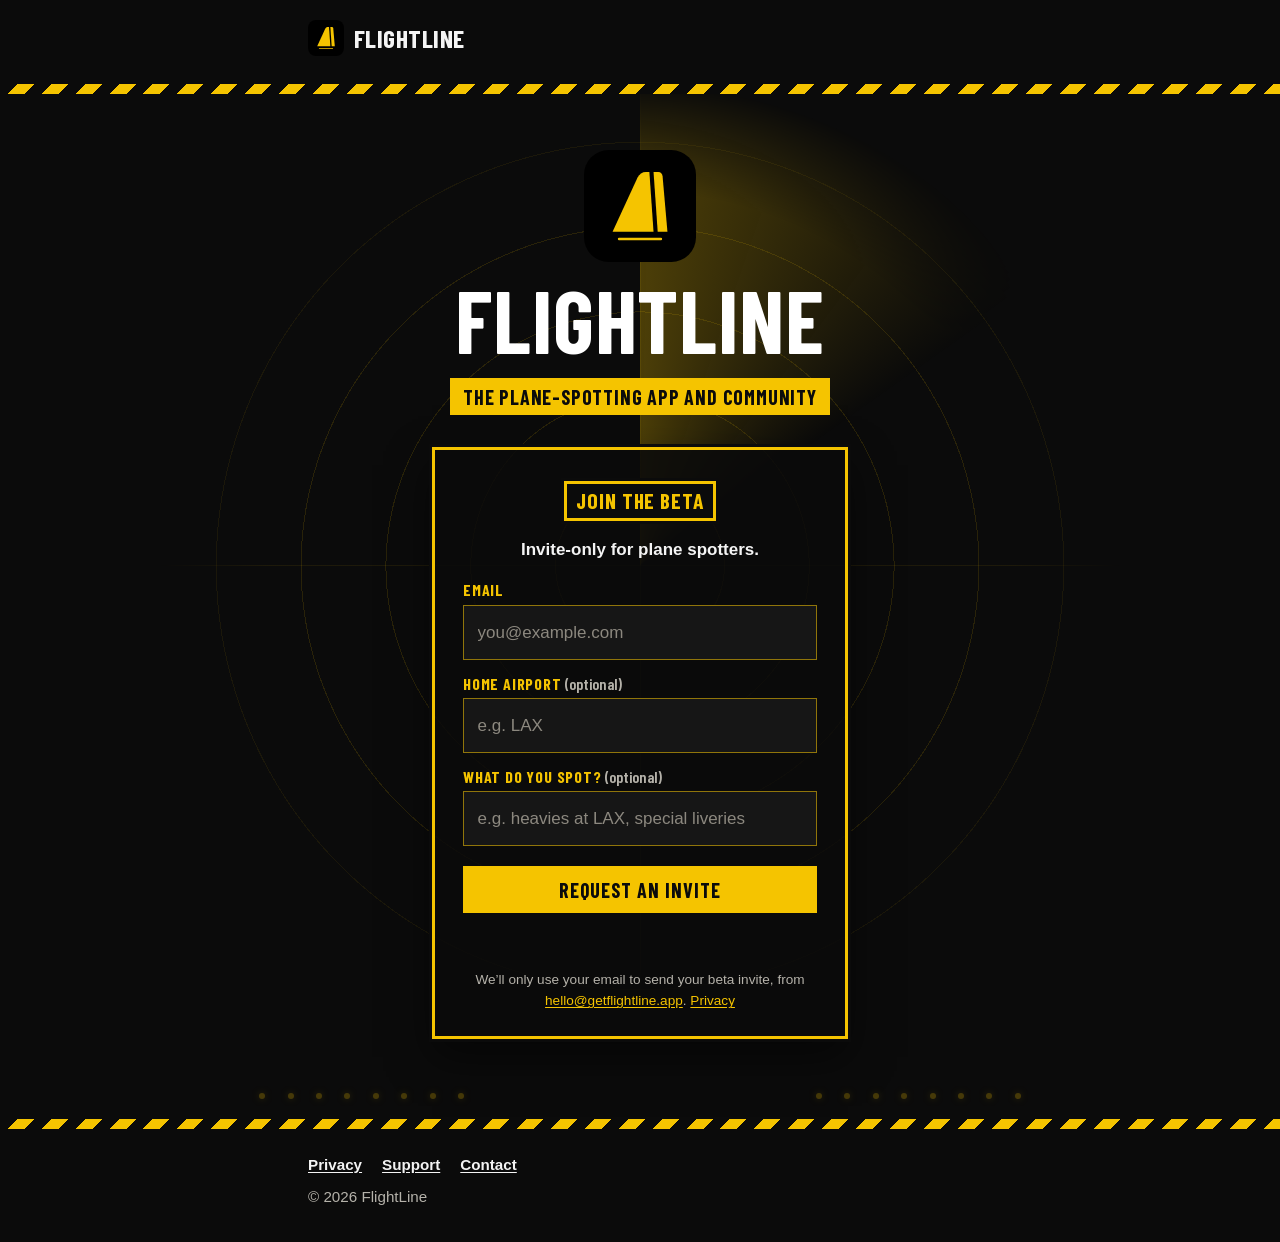
<file: index.html>
<!doctype html>
<html lang="en">
<head>
<meta charset="utf-8">
<meta name="viewport" content="width=device-width, initial-scale=1, viewport-fit=cover">
<title>FlightLine — The plane-spotting app and community</title>
<meta name="description" content="FlightLine: the plane-spotting app and community. Join the invite-only beta for plane spotters.">
<meta name="theme-color" content="#0B0B0B">
<link rel="icon" href="/icon.svg" type="image/svg+xml">
<link rel="apple-touch-icon" href="/apple-touch-icon.png">
<link rel="preload" href="/fonts/barlow-condensed-700.woff2" as="font" type="font/woff2" crossorigin>
<link rel="stylesheet" href="/styles.css">
<meta property="og:title" content="FlightLine">
<meta property="og:description" content="The plane-spotting app and community. Join the invite-only beta.">
<meta property="og:url" content="https://getflightline.app/">
<script src="/join.js" defer></script>
</head>
<body class="home">
<header class="site-header">
  <div class="wrap">
    <a class="wordmark" href="/" aria-label="FlightLine home"><img src="/icon.svg" alt="" width="36" height="36"><span>FlightLine</span></a>
  </div>
</header>
<hr class="hazard">
<main>
  <section class="hero" aria-labelledby="hero-title">
    <!-- Decoration only: a radar sweep and approach lights, drawn in CSS. -->
    <div class="hero-scene" aria-hidden="true">
      <div class="radar"><div class="radar-sweep"></div></div>
      <div class="runway-lights runway-lights-left"><i></i><i></i><i></i><i></i><i></i><i></i><i></i><i></i></div>
      <div class="runway-lights runway-lights-right"><i></i><i></i><i></i><i></i><i></i><i></i><i></i><i></i></div>
    </div>

    <div class="wrap hero-content">
      <img class="hero-icon" src="/icon.svg" alt="" width="112" height="112">
      <h1 id="hero-title">FlightLine</h1>
      <p class="tagline"><span class="sign sign-direction">The plane-spotting app and community</span></p>

      <div class="join-box" id="join">
        <h2><span class="sign sign-location">Join the beta</span></h2>
        <p class="join-lede">Invite-only for plane spotters.</p>

        <form class="join-form" action="https://srpjvponziksyfwjsfgt.supabase.co/functions/v1/join-waitlist" method="post" novalidate>
          <label for="join-email">Email</label>
          <input id="join-email" name="email" type="email" inputmode="email" autocomplete="email" required maxlength="254" placeholder="you@example.com">

          <label for="join-airport">Home airport <span class="optional">(optional)</span></label>
          <input id="join-airport" name="home_airport" type="text" autocomplete="off" autocapitalize="characters" maxlength="60" placeholder="e.g. LAX">

          <label for="join-spots">What do you spot? <span class="optional">(optional)</span></label>
          <input id="join-spots" name="spots" type="text" autocomplete="off" maxlength="120" placeholder="e.g. heavies at LAX, special liveries">

          <!-- Leave empty: a trap for bots. Hidden from people and screen readers. -->
          <div class="trap" aria-hidden="true">
            <label for="join-website">Website</label>
            <input id="join-website" name="website" type="text" tabindex="-1" autocomplete="off">
          </div>
          <input type="hidden" name="started_at" value="">

          <button type="submit">Request an invite</button>
          <p class="join-status" role="status" aria-live="polite"></p>
        </form>
        <p class="join-fine">We&rsquo;ll only use your email to send your beta invite, from <a href="mailto:hello@getflightline.app">hello@getflightline.app</a>. <a href="/privacy/#waitlist">Privacy</a></p>
      </div>
    </div>
  </section>
</main>
<hr class="hazard">
<footer class="site-footer">
  <div class="wrap">
    <nav aria-label="Footer"><a href="/privacy/">Privacy</a><a href="/support/">Support</a><a href="mailto:hello@getflightline.app">Contact</a></nav>
    <div>&copy; 2026 FlightLine</div>
  </div>
</footer>
</body>
</html>
</file>
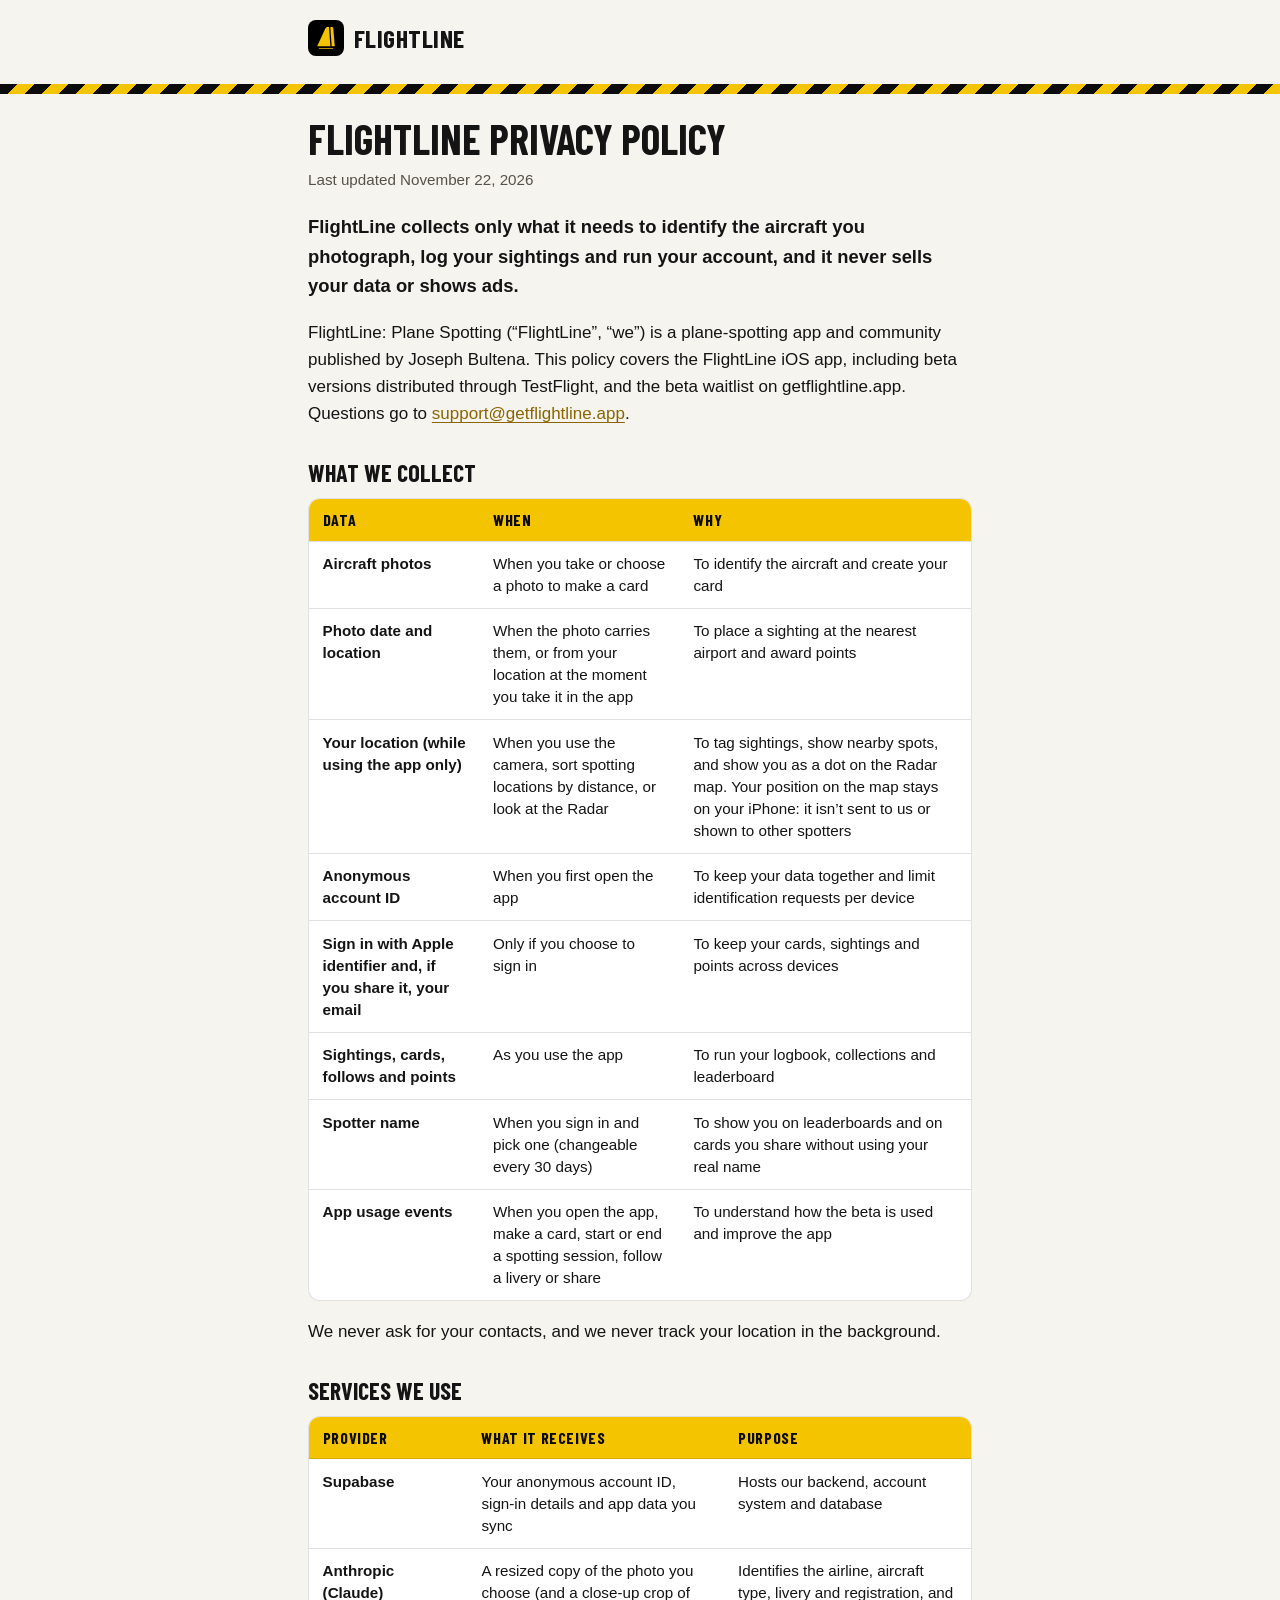
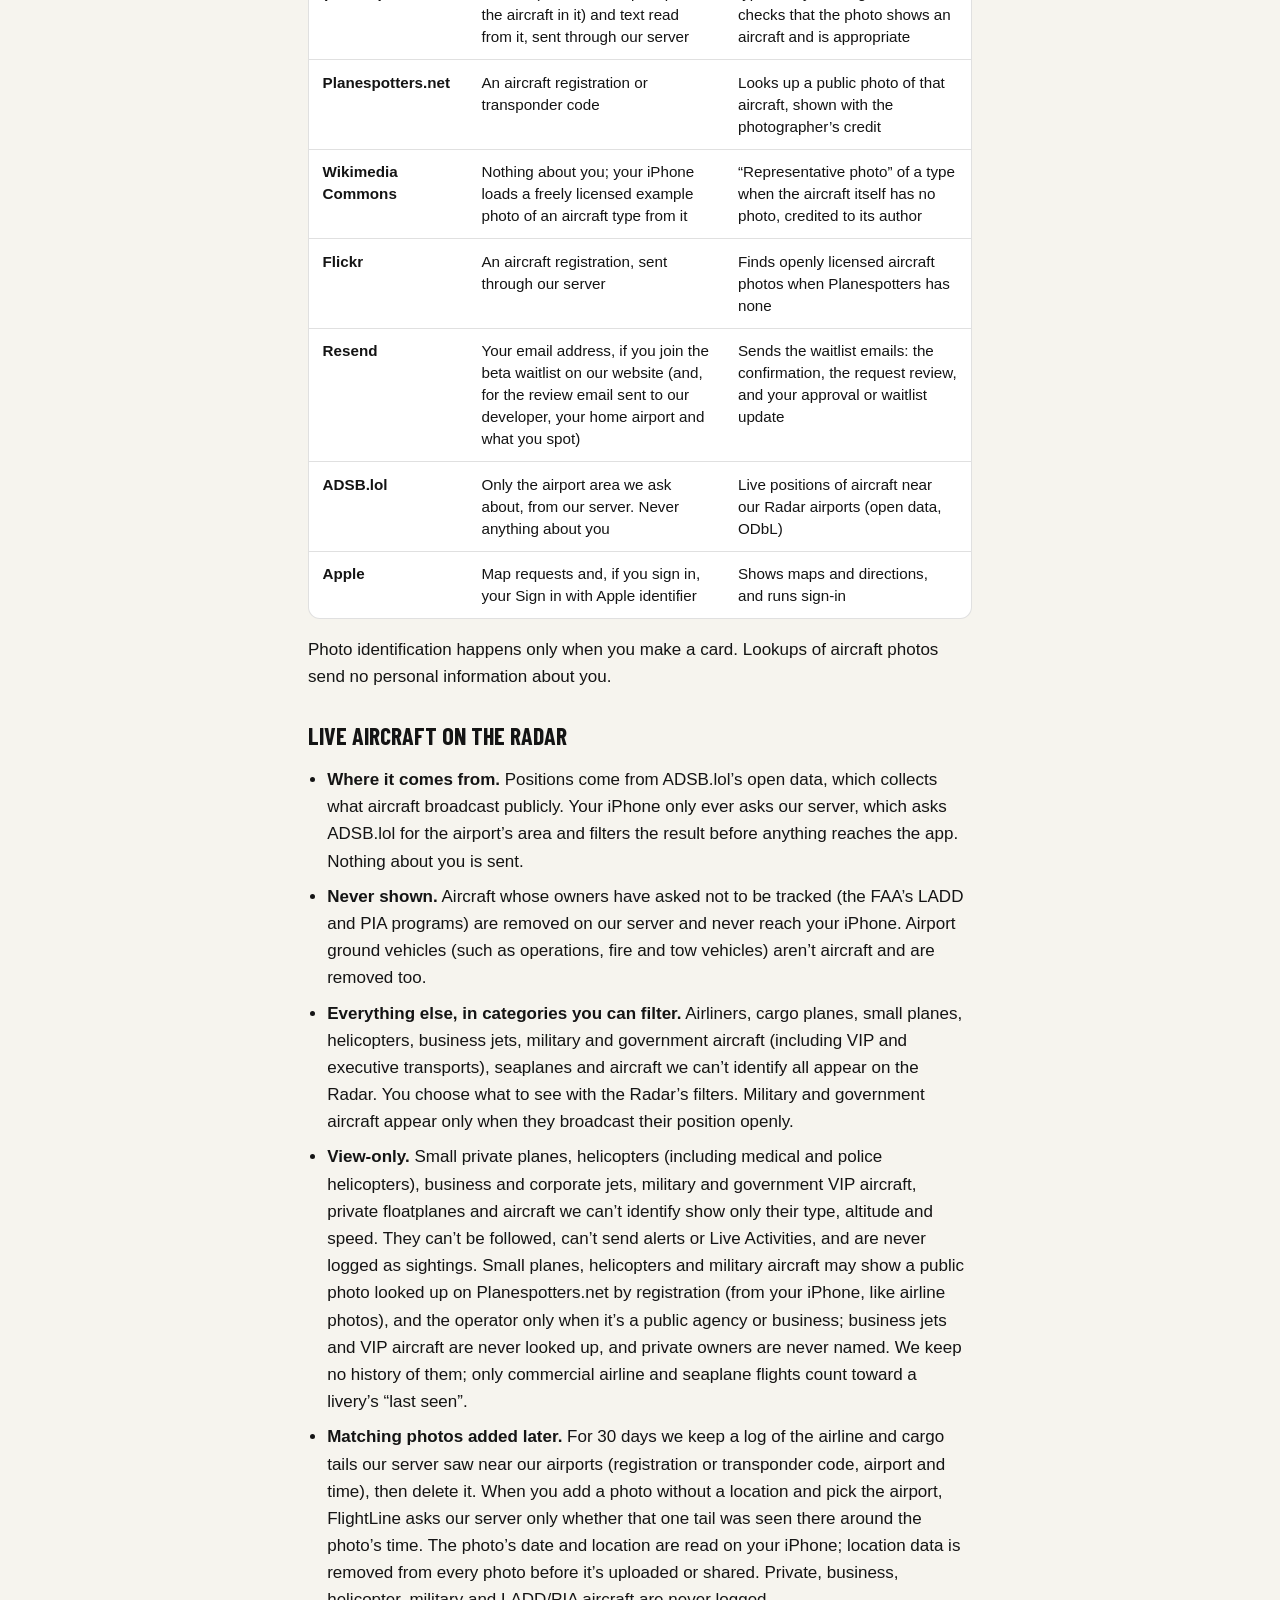
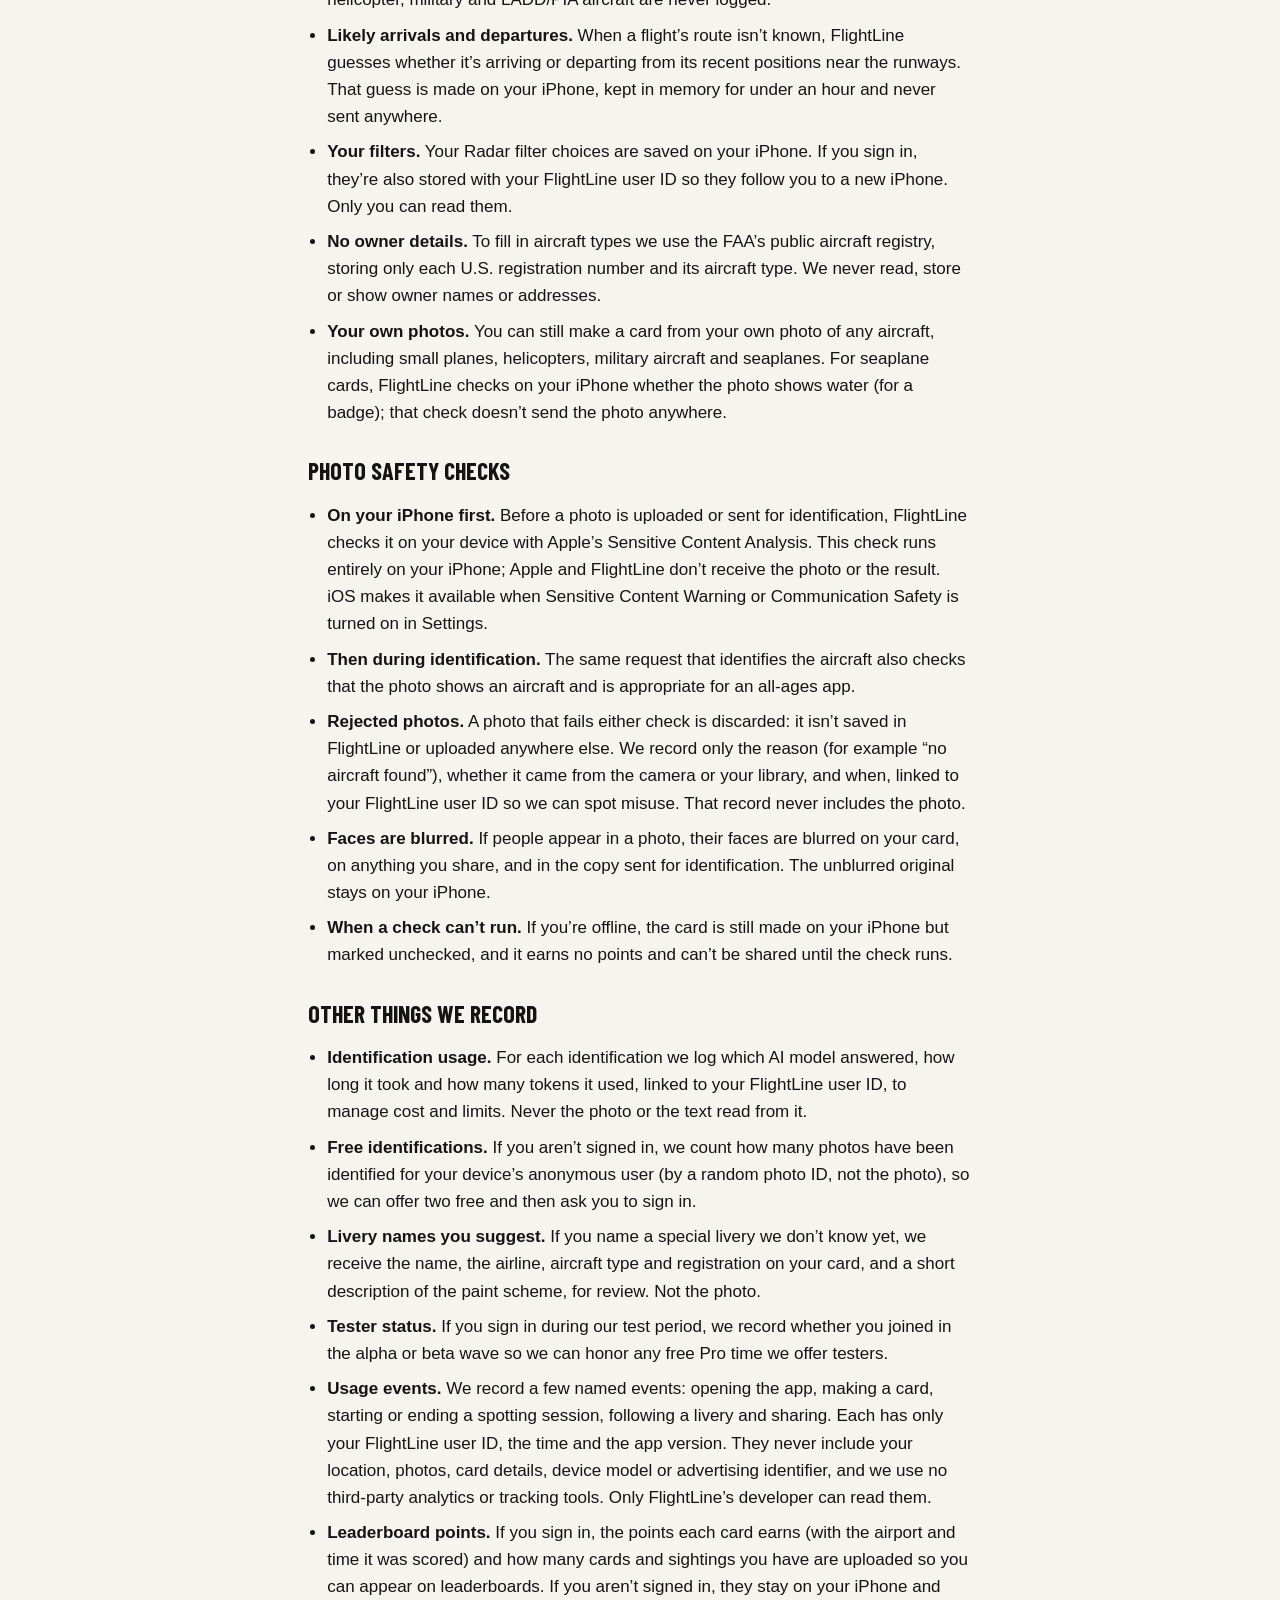
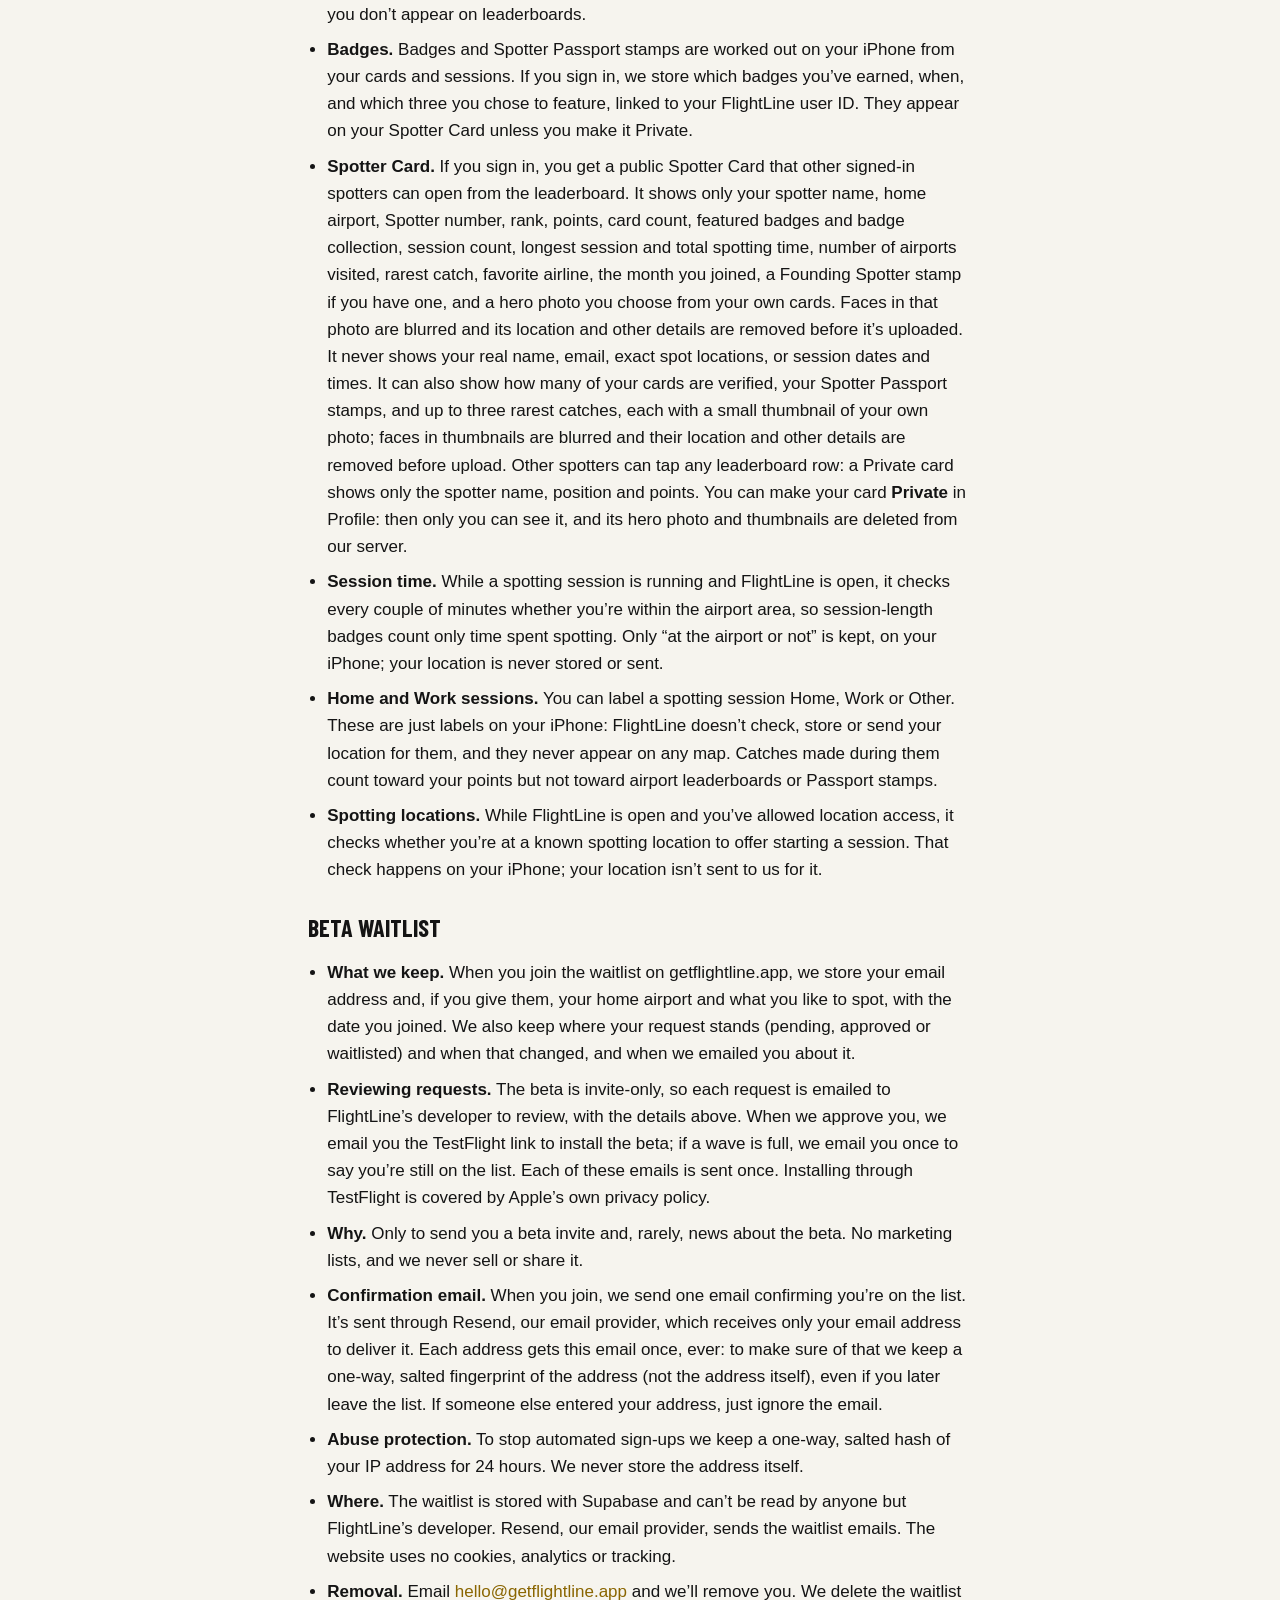
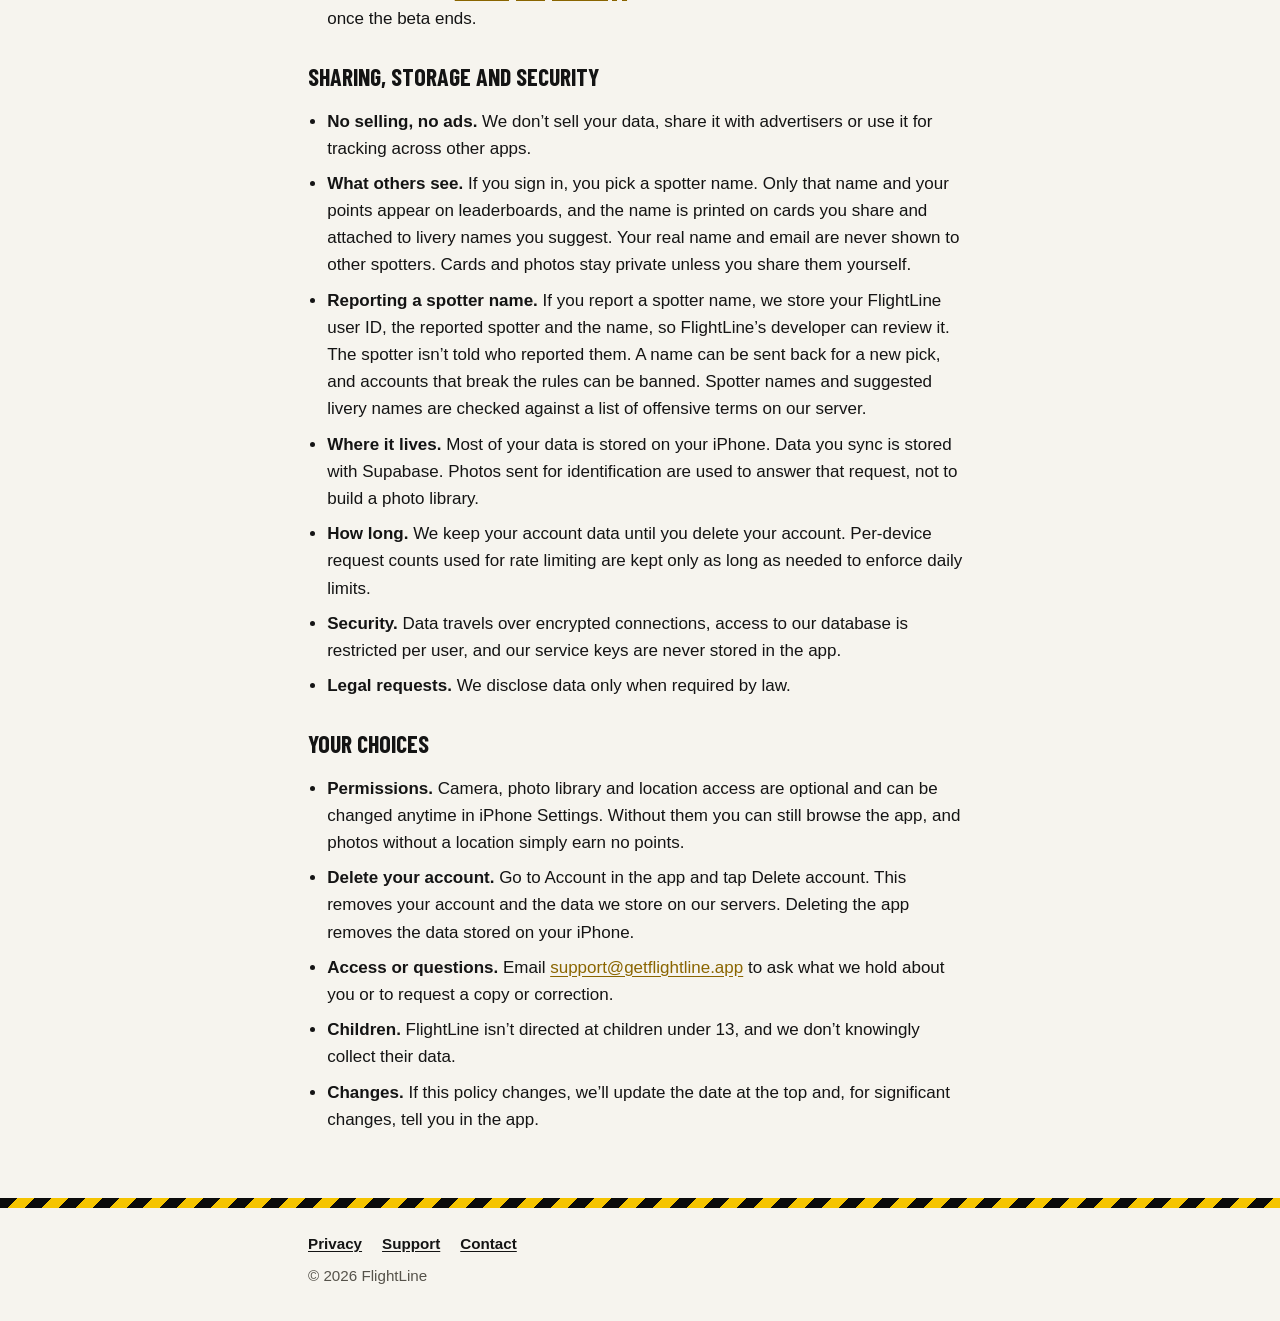
<file: privacy/index.html>
<!doctype html>
<html lang="en">
<head>
<meta charset="utf-8">
<meta name="viewport" content="width=device-width, initial-scale=1">
<title>Privacy Policy — FlightLine</title>
<meta name="description" content="How FlightLine collects, uses and protects your data. No selling, no ads.">
<meta name="theme-color" content="#F6F4EE" media="(prefers-color-scheme: light)">
<meta name="theme-color" content="#0F0F0F" media="(prefers-color-scheme: dark)">
<link rel="icon" href="/icon.svg" type="image/svg+xml">
<link rel="apple-touch-icon" href="/apple-touch-icon.png">
<link rel="preload" href="/fonts/barlow-condensed-700.woff2" as="font" type="font/woff2" crossorigin>
<link rel="stylesheet" href="/styles.css">
</head>
<body>
<header class="site-header">
  <div class="wrap">
    <a class="wordmark" href="/" aria-label="FlightLine home"><img src="/icon.svg" alt="" width="36" height="36"><span>FlightLine</span></a>
  </div>
</header>
<hr class="hazard">
<main class="page policy">
  <div class="wrap">
    <h1>FlightLine Privacy Policy</h1>
    <p class="updated">Last updated November 22, 2026</p>

    <p class="summary">FlightLine collects only what it needs to identify the aircraft you photograph, log your sightings and run your account, and it never sells your data or shows ads.</p>

    <p>FlightLine: Plane Spotting (&ldquo;FlightLine&rdquo;, &ldquo;we&rdquo;) is a plane-spotting app and community published by Joseph Bultena. This policy covers the FlightLine iOS app, including beta versions distributed through TestFlight, and the beta waitlist on getflightline.app. Questions go to <a href="mailto:support@getflightline.app">support@getflightline.app</a>.</p>

    <h2>What we collect</h2>
    <div class="table-scroll">
      <table>
        <thead><tr><th scope="col">Data</th><th scope="col">When</th><th scope="col">Why</th></tr></thead>
        <tbody>
          <tr><td data-label="Data">Aircraft photos</td><td data-label="When">When you take or choose a photo to make a card</td><td data-label="Why">To identify the aircraft and create your card</td></tr>
          <tr><td data-label="Data">Photo date and location</td><td data-label="When">When the photo carries them, or from your location at the moment you take it in the app</td><td data-label="Why">To place a sighting at the nearest airport and award points</td></tr>
          <tr><td data-label="Data">Your location (while using the app only)</td><td data-label="When">When you use the camera, sort spotting locations by distance, or look at the Radar</td><td data-label="Why">To tag sightings, show nearby spots, and show you as a dot on the Radar map. Your position on the map stays on your iPhone: it isn&rsquo;t sent to us or shown to other spotters</td></tr>
          <tr><td data-label="Data">Anonymous account ID</td><td data-label="When">When you first open the app</td><td data-label="Why">To keep your data together and limit identification requests per device</td></tr>
          <tr><td data-label="Data">Sign in with Apple identifier and, if you share it, your email</td><td data-label="When">Only if you choose to sign in</td><td data-label="Why">To keep your cards, sightings and points across devices</td></tr>
          <tr><td data-label="Data">Sightings, cards, follows and points</td><td data-label="When">As you use the app</td><td data-label="Why">To run your logbook, collections and leaderboard</td></tr>
          <tr><td data-label="Data">Spotter name</td><td data-label="When">When you sign in and pick one (changeable every 30 days)</td><td data-label="Why">To show you on leaderboards and on cards you share without using your real name</td></tr>
          <tr><td data-label="Data">App usage events</td><td data-label="When">When you open the app, make a card, start or end a spotting session, follow a livery or share</td><td data-label="Why">To understand how the beta is used and improve the app</td></tr>
        </tbody>
      </table>
    </div>
    <p>We never ask for your contacts, and we never track your location in the background.</p>

    <h2>Services we use</h2>
    <div class="table-scroll">
      <table>
        <thead><tr><th scope="col">Provider</th><th scope="col">What it receives</th><th scope="col">Purpose</th></tr></thead>
        <tbody>
          <tr><td data-label="Provider">Supabase</td><td data-label="What it receives">Your anonymous account ID, sign-in details and app data you sync</td><td data-label="Purpose">Hosts our backend, account system and database</td></tr>
          <tr><td data-label="Provider">Anthropic (Claude)</td><td data-label="What it receives">A resized copy of the photo you choose (and a close-up crop of the aircraft in it) and text read from it, sent through our server</td><td data-label="Purpose">Identifies the airline, aircraft type, livery and registration, and checks that the photo shows an aircraft and is appropriate</td></tr>
          <tr><td data-label="Provider">Planespotters.net</td><td data-label="What it receives">An aircraft registration or transponder code</td><td data-label="Purpose">Looks up a public photo of that aircraft, shown with the photographer&rsquo;s credit</td></tr>
          <tr><td data-label="Provider">Wikimedia Commons</td><td data-label="What it receives">Nothing about you; your iPhone loads a freely licensed example photo of an aircraft type from it</td><td data-label="Purpose">&ldquo;Representative photo&rdquo; of a type when the aircraft itself has no photo, credited to its author</td></tr>
          <tr><td data-label="Provider">Flickr</td><td data-label="What it receives">An aircraft registration, sent through our server</td><td data-label="Purpose">Finds openly licensed aircraft photos when Planespotters has none</td></tr>
          <tr><td data-label="Provider">Resend</td><td data-label="What it receives">Your email address, if you join the beta waitlist on our website (and, for the review email sent to our developer, your home airport and what you spot)</td><td data-label="Purpose">Sends the waitlist emails: the confirmation, the request review, and your approval or waitlist update</td></tr>
          <tr><td data-label="Provider">ADSB.lol</td><td data-label="What it receives">Only the airport area we ask about, from our server. Never anything about you</td><td data-label="Purpose">Live positions of aircraft near our Radar airports (open data, ODbL)</td></tr>
          <tr><td data-label="Provider">Apple</td><td data-label="What it receives">Map requests and, if you sign in, your Sign in with Apple identifier</td><td data-label="Purpose">Shows maps and directions, and runs sign-in</td></tr>
        </tbody>
      </table>
    </div>
    <p>Photo identification happens only when you make a card. Lookups of aircraft photos send no personal information about you.</p>

    <h2 id="live-aircraft">Live aircraft on the Radar</h2>
    <ul>
      <li><strong>Where it comes from.</strong> Positions come from ADSB.lol&rsquo;s open data, which collects what aircraft broadcast publicly. Your iPhone only ever asks our server, which asks ADSB.lol for the airport&rsquo;s area and filters the result before anything reaches the app. Nothing about you is sent.</li>
      <li><strong>Never shown.</strong> Aircraft whose owners have asked not to be tracked (the FAA&rsquo;s LADD and PIA programs) are removed on our server and never reach your iPhone. Airport ground vehicles (such as operations, fire and tow vehicles) aren&rsquo;t aircraft and are removed too.</li>
      <li><strong>Everything else, in categories you can filter.</strong> Airliners, cargo planes, small planes, helicopters, business jets, military and government aircraft (including VIP and executive transports), seaplanes and aircraft we can&rsquo;t identify all appear on the Radar. You choose what to see with the Radar&rsquo;s filters. Military and government aircraft appear only when they broadcast their position openly.</li>
      <li><strong>View-only.</strong> Small private planes, helicopters (including medical and police helicopters), business and corporate jets, military and government VIP aircraft, private floatplanes and aircraft we can&rsquo;t identify show only their type, altitude and speed. They can&rsquo;t be followed, can&rsquo;t send alerts or Live Activities, and are never logged as sightings. Small planes, helicopters and military aircraft may show a public photo looked up on Planespotters.net by registration (from your iPhone, like airline photos), and the operator only when it&rsquo;s a public agency or business; business jets and VIP aircraft are never looked up, and private owners are never named. We keep no history of them; only commercial airline and seaplane flights count toward a livery&rsquo;s &ldquo;last seen&rdquo;.</li>
      <li><strong>Matching photos added later.</strong> For 30 days we keep a log of the airline and cargo tails our server saw near our airports (registration or transponder code, airport and time), then delete it. When you add a photo without a location and pick the airport, FlightLine asks our server only whether that one tail was seen there around the photo&rsquo;s time. The photo&rsquo;s date and location are read on your iPhone; location data is removed from every photo before it&rsquo;s uploaded or shared. Private, business, helicopter, military and LADD/PIA aircraft are never logged.</li>
      <li><strong>Likely arrivals and departures.</strong> When a flight&rsquo;s route isn&rsquo;t known, FlightLine guesses whether it&rsquo;s arriving or departing from its recent positions near the runways. That guess is made on your iPhone, kept in memory for under an hour and never sent anywhere.</li>
      <li><strong>Your filters.</strong> Your Radar filter choices are saved on your iPhone. If you sign in, they&rsquo;re also stored with your FlightLine user ID so they follow you to a new iPhone. Only you can read them.</li>
      <li><strong>No owner details.</strong> To fill in aircraft types we use the FAA&rsquo;s public aircraft registry, storing only each U.S. registration number and its aircraft type. We never read, store or show owner names or addresses.</li>
      <li><strong>Your own photos.</strong> You can still make a card from your own photo of any aircraft, including small planes, helicopters, military aircraft and seaplanes. For seaplane cards, FlightLine checks on your iPhone whether the photo shows water (for a badge); that check doesn&rsquo;t send the photo anywhere.</li>
    </ul>

    <h2>Photo safety checks</h2>
    <ul>
      <li><strong>On your iPhone first.</strong> Before a photo is uploaded or sent for identification, FlightLine checks it on your device with Apple&rsquo;s Sensitive Content Analysis. This check runs entirely on your iPhone; Apple and FlightLine don&rsquo;t receive the photo or the result. iOS makes it available when Sensitive Content Warning or Communication Safety is turned on in Settings.</li>
      <li><strong>Then during identification.</strong> The same request that identifies the aircraft also checks that the photo shows an aircraft and is appropriate for an all-ages app.</li>
      <li><strong>Rejected photos.</strong> A photo that fails either check is discarded: it isn&rsquo;t saved in FlightLine or uploaded anywhere else. We record only the reason (for example &ldquo;no aircraft found&rdquo;), whether it came from the camera or your library, and when, linked to your FlightLine user ID so we can spot misuse. That record never includes the photo.</li>
      <li><strong>Faces are blurred.</strong> If people appear in a photo, their faces are blurred on your card, on anything you share, and in the copy sent for identification. The unblurred original stays on your iPhone.</li>
      <li><strong>When a check can&rsquo;t run.</strong> If you&rsquo;re offline, the card is still made on your iPhone but marked unchecked, and it earns no points and can&rsquo;t be shared until the check runs.</li>
    </ul>

    <h2>Other things we record</h2>
    <ul>
      <li><strong>Identification usage.</strong> For each identification we log which AI model answered, how long it took and how many tokens it used, linked to your FlightLine user ID, to manage cost and limits. Never the photo or the text read from it.</li>
      <li><strong>Free identifications.</strong> If you aren&rsquo;t signed in, we count how many photos have been identified for your device&rsquo;s anonymous user (by a random photo ID, not the photo), so we can offer two free and then ask you to sign in.</li>
      <li><strong>Livery names you suggest.</strong> If you name a special livery we don&rsquo;t know yet, we receive the name, the airline, aircraft type and registration on your card, and a short description of the paint scheme, for review. Not the photo.</li>
      <li><strong>Tester status.</strong> If you sign in during our test period, we record whether you joined in the alpha or beta wave so we can honor any free Pro time we offer testers.</li>
      <li><strong>Usage events.</strong> We record a few named events: opening the app, making a card, starting or ending a spotting session, following a livery and sharing. Each has only your FlightLine user ID, the time and the app version. They never include your location, photos, card details, device model or advertising identifier, and we use no third-party analytics or tracking tools. Only FlightLine&rsquo;s developer can read them.</li>
      <li><strong>Leaderboard points.</strong> If you sign in, the points each card earns (with the airport and time it was scored) and how many cards and sightings you have are uploaded so you can appear on leaderboards. If you aren&rsquo;t signed in, they stay on your iPhone and you don&rsquo;t appear on leaderboards.</li>
      <li><strong>Badges.</strong> Badges and Spotter Passport stamps are worked out on your iPhone from your cards and sessions. If you sign in, we store which badges you&rsquo;ve earned, when, and which three you chose to feature, linked to your FlightLine user ID. They appear on your Spotter Card unless you make it Private.</li>
      <li><strong>Spotter Card.</strong> If you sign in, you get a public Spotter Card that other signed-in spotters can open from the leaderboard. It shows only your spotter name, home airport, Spotter number, rank, points, card count, featured badges and badge collection, session count, longest session and total spotting time, number of airports visited, rarest catch, favorite airline, the month you joined, a Founding Spotter stamp if you have one, and a hero photo you choose from your own cards. Faces in that photo are blurred and its location and other details are removed before it&rsquo;s uploaded. It never shows your real name, email, exact spot locations, or session dates and times. It can also show how many of your cards are verified, your Spotter Passport stamps, and up to three rarest catches, each with a small thumbnail of your own photo; faces in thumbnails are blurred and their location and other details are removed before upload. Other spotters can tap any leaderboard row: a Private card shows only the spotter name, position and points. You can make your card <strong>Private</strong> in Profile: then only you can see it, and its hero photo and thumbnails are deleted from our server.</li>
      <li><strong>Session time.</strong> While a spotting session is running and FlightLine is open, it checks every couple of minutes whether you&rsquo;re within the airport area, so session-length badges count only time spent spotting. Only &ldquo;at the airport or not&rdquo; is kept, on your iPhone; your location is never stored or sent.</li>
      <li><strong>Home and Work sessions.</strong> You can label a spotting session Home, Work or Other. These are just labels on your iPhone: FlightLine doesn&rsquo;t check, store or send your location for them, and they never appear on any map. Catches made during them count toward your points but not toward airport leaderboards or Passport stamps.</li>
      <li><strong>Spotting locations.</strong> While FlightLine is open and you&rsquo;ve allowed location access, it checks whether you&rsquo;re at a known spotting location to offer starting a session. That check happens on your iPhone; your location isn&rsquo;t sent to us for it.</li>
    </ul>

    <h2 id="waitlist">Beta waitlist</h2>
    <ul>
      <li><strong>What we keep.</strong> When you join the waitlist on getflightline.app, we store your email address and, if you give them, your home airport and what you like to spot, with the date you joined. We also keep where your request stands (pending, approved or waitlisted) and when that changed, and when we emailed you about it.</li>
      <li><strong>Reviewing requests.</strong> The beta is invite-only, so each request is emailed to FlightLine&rsquo;s developer to review, with the details above. When we approve you, we email you the TestFlight link to install the beta; if a wave is full, we email you once to say you&rsquo;re still on the list. Each of these emails is sent once. Installing through TestFlight is covered by Apple&rsquo;s own privacy policy.</li>
      <li><strong>Why.</strong> Only to send you a beta invite and, rarely, news about the beta. No marketing lists, and we never sell or share it.</li>
      <li><strong>Confirmation email.</strong> When you join, we send one email confirming you&rsquo;re on the list. It&rsquo;s sent through Resend, our email provider, which receives only your email address to deliver it. Each address gets this email once, ever: to make sure of that we keep a one-way, salted fingerprint of the address (not the address itself), even if you later leave the list. If someone else entered your address, just ignore the email.</li>
      <li><strong>Abuse protection.</strong> To stop automated sign-ups we keep a one-way, salted hash of your IP address for 24 hours. We never store the address itself.</li>
      <li><strong>Where.</strong> The waitlist is stored with Supabase and can&rsquo;t be read by anyone but FlightLine&rsquo;s developer. Resend, our email provider, sends the waitlist emails. The website uses no cookies, analytics or tracking.</li>
      <li><strong>Removal.</strong> Email <a href="mailto:hello@getflightline.app">hello@getflightline.app</a> and we&rsquo;ll remove you. We delete the waitlist once the beta ends.</li>
    </ul>

    <h2>Sharing, storage and security</h2>
    <ul>
      <li><strong>No selling, no ads.</strong> We don&rsquo;t sell your data, share it with advertisers or use it for tracking across other apps.</li>
      <li><strong>What others see.</strong> If you sign in, you pick a spotter name. Only that name and your points appear on leaderboards, and the name is printed on cards you share and attached to livery names you suggest. Your real name and email are never shown to other spotters. Cards and photos stay private unless you share them yourself.</li>
      <li><strong>Reporting a spotter name.</strong> If you report a spotter name, we store your FlightLine user ID, the reported spotter and the name, so FlightLine&rsquo;s developer can review it. The spotter isn&rsquo;t told who reported them. A name can be sent back for a new pick, and accounts that break the rules can be banned. Spotter names and suggested livery names are checked against a list of offensive terms on our server.</li>
      <li><strong>Where it lives.</strong> Most of your data is stored on your iPhone. Data you sync is stored with Supabase. Photos sent for identification are used to answer that request, not to build a photo library.</li>
      <li><strong>How long.</strong> We keep your account data until you delete your account. Per-device request counts used for rate limiting are kept only as long as needed to enforce daily limits.</li>
      <li><strong>Security.</strong> Data travels over encrypted connections, access to our database is restricted per user, and our service keys are never stored in the app.</li>
      <li><strong>Legal requests.</strong> We disclose data only when required by law.</li>
    </ul>

    <h2>Your choices</h2>
    <ul>
      <li><strong>Permissions.</strong> Camera, photo library and location access are optional and can be changed anytime in iPhone Settings. Without them you can still browse the app, and photos without a location simply earn no points.</li>
      <li><strong>Delete your account.</strong> Go to Account in the app and tap Delete account. This removes your account and the data we store on our servers. Deleting the app removes the data stored on your iPhone.</li>
      <li><strong>Access or questions.</strong> Email <a href="mailto:support@getflightline.app">support@getflightline.app</a> to ask what we hold about you or to request a copy or correction.</li>
      <li><strong>Children.</strong> FlightLine isn&rsquo;t directed at children under 13, and we don&rsquo;t knowingly collect their data.</li>
      <li><strong>Changes.</strong> If this policy changes, we&rsquo;ll update the date at the top and, for significant changes, tell you in the app.</li>
    </ul>
  </div>
</main>
<hr class="hazard">
<footer class="site-footer">
  <div class="wrap">
    <nav aria-label="Footer"><a href="/privacy/">Privacy</a><a href="/support/">Support</a><a href="mailto:hello@getflightline.app">Contact</a></nav>
    <div>&copy; 2026 FlightLine</div>
  </div>
</footer>
</body>
</html>
</file>
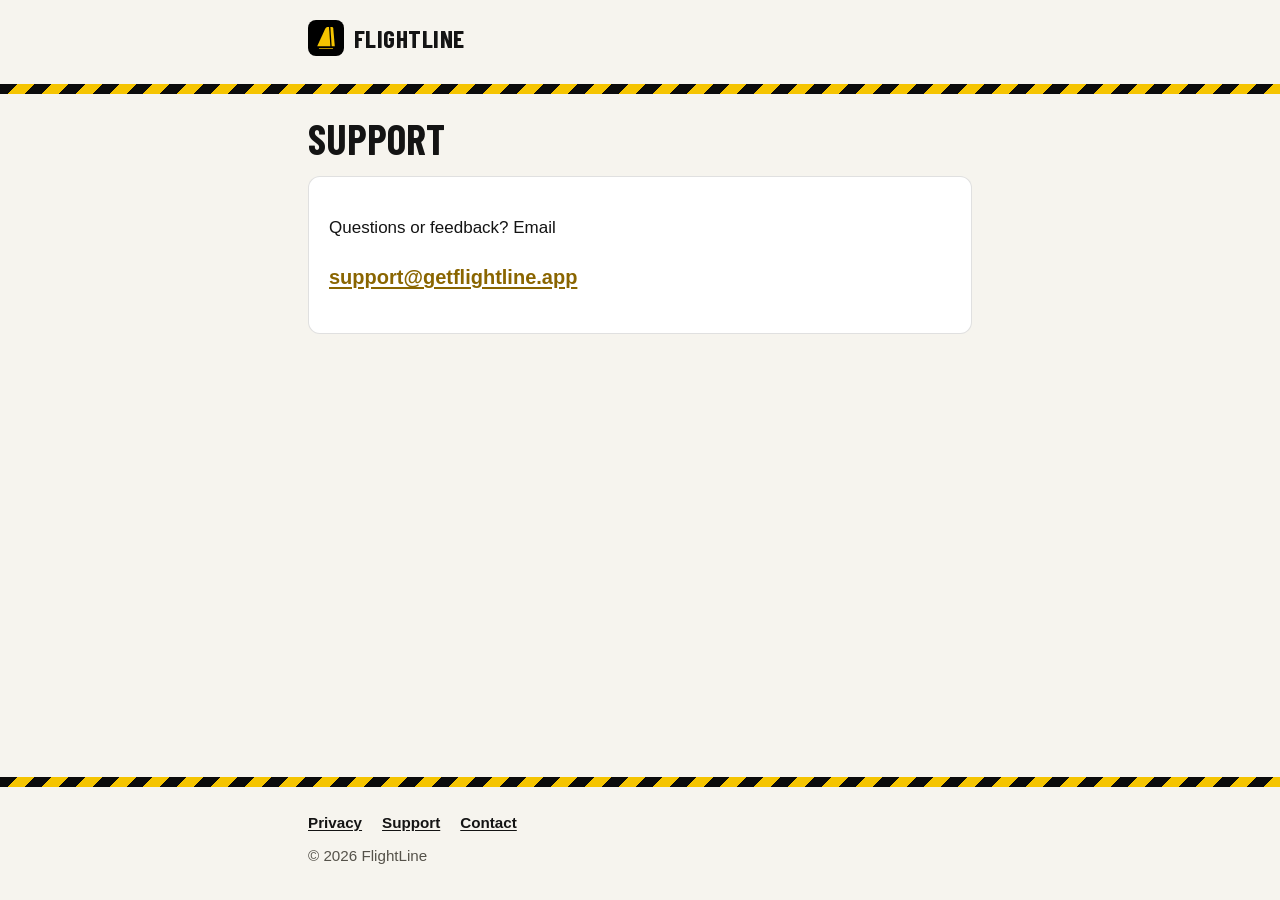
<file: support/index.html>
<!doctype html>
<html lang="en">
<head>
<meta charset="utf-8">
<meta name="viewport" content="width=device-width, initial-scale=1">
<title>Support — FlightLine</title>
<meta name="description" content="Get help with FlightLine or send feedback.">
<meta name="theme-color" content="#F6F4EE" media="(prefers-color-scheme: light)">
<meta name="theme-color" content="#0F0F0F" media="(prefers-color-scheme: dark)">
<link rel="icon" href="/icon.svg" type="image/svg+xml">
<link rel="apple-touch-icon" href="/apple-touch-icon.png">
<link rel="preload" href="/fonts/barlow-condensed-700.woff2" as="font" type="font/woff2" crossorigin>
<link rel="stylesheet" href="/styles.css">

</head>
<body>
<header class="site-header">
  <div class="wrap">
    <a class="wordmark" href="/" aria-label="FlightLine home"><img src="/icon.svg" alt="" width="36" height="36"><span>FlightLine</span></a>
  </div>
</header>
<hr class="hazard">
<main class="page">
  <div class="wrap">
    <h1>Support</h1>
    <div class="card">
      <p>Questions or feedback? Email</p>
      <p class="email"><a href="mailto:support@getflightline.app">support@getflightline.app</a></p>
    </div>
  </div>
</main>
<hr class="hazard">
<footer class="site-footer">
  <div class="wrap">
    <nav aria-label="Footer"><a href="/privacy/">Privacy</a><a href="/support/">Support</a><a href="mailto:hello@getflightline.app">Contact</a></nav>
    <div>&copy; 2026 FlightLine</div>
  </div>
</footer>
</body>
</html>
</file>
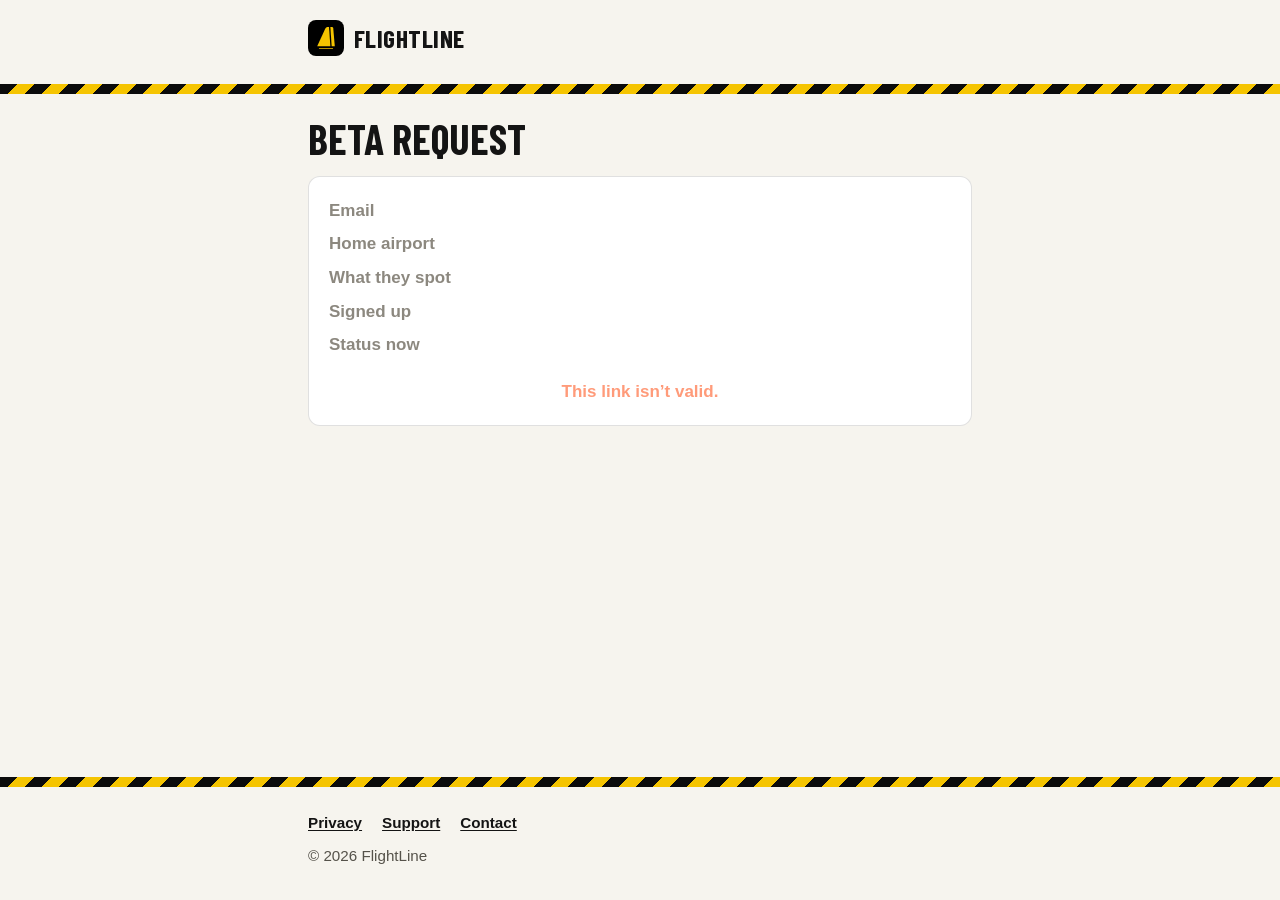
<file: waitlist/decide/index.html>
<!doctype html>
<html lang="en">
<head>
<meta charset="utf-8">
<meta name="viewport" content="width=device-width, initial-scale=1">
<title>Beta request — FlightLine</title>
<!-- The owner's Approve/Waitlist links land here. Nothing happens until Confirm is pressed. -->
<meta name="robots" content="noindex, nofollow">
<meta name="referrer" content="no-referrer">
<meta name="theme-color" content="#F6F4EE" media="(prefers-color-scheme: light)">
<meta name="theme-color" content="#0F0F0F" media="(prefers-color-scheme: dark)">
<link rel="icon" href="/icon.svg" type="image/svg+xml">
<link rel="preload" href="/fonts/barlow-condensed-700.woff2" as="font" type="font/woff2" crossorigin>
<link rel="stylesheet" href="/styles.css">
</head>
<body>
<header class="site-header">
  <div class="wrap">
    <a class="wordmark" href="/" aria-label="FlightLine home"><img src="/icon.svg" alt="" width="36" height="36"><span>FlightLine</span></a>
  </div>
</header>
<hr class="hazard">
<main class="page">
  <div class="wrap">
    <h1 class="decide-title">Beta request</h1>
    <div class="card decide">
      <dl class="decide-details" hidden>
        <dt>Email</dt><dd data-field="email"></dd>
        <dt>Home airport</dt><dd data-field="home_airport"></dd>
        <dt>What they spot</dt><dd data-field="spots"></dd>
        <dt>Signed up</dt><dd data-field="created_at"></dd>
        <dt>Status now</dt><dd data-field="status"></dd>
      </dl>
      <form class="join-form decide-form" hidden>
        <button type="submit"></button>
      </form>
      <p class="join-status decide-status" role="status" aria-live="polite">Checking the link…</p>
      <noscript><p>This page needs JavaScript to confirm.</p></noscript>
    </div>
  </div>
</main>
<hr class="hazard">
<footer class="site-footer">
  <div class="wrap">
    <nav aria-label="Footer"><a href="/privacy/">Privacy</a><a href="/support/">Support</a><a href="mailto:hello@getflightline.app">Contact</a></nav>
    <div>&copy; 2026 FlightLine</div>
  </div>
</footer>
<script src="/waitlist/decide/decide.js"></script>
</body>
</html>
</file>
<file: styles.css>
/* FlightLine site: airfield-sign style. Sign yellow on sign black; pages follow light/dark. */
@font-face {
  font-family: "Barlow Condensed";
  font-weight: 600;
  font-display: swap;
  src: url("/fonts/barlow-condensed-600.woff2") format("woff2");
}
@font-face {
  font-family: "Barlow Condensed";
  font-weight: 700;
  font-display: swap;
  src: url("/fonts/barlow-condensed-700.woff2") format("woff2");
}

:root {
  color-scheme: light dark;
  --sign-yellow: #F5C400;
  --sign-black: #0B0B0B;
  --page: #F6F4EE;
  --raised: #FFFFFF;
  --ink: #141414;
  --muted: #55524A;
  --accent: #8A6500;          /* readable amber on light pages */
  --rule: rgba(0, 0, 0, 0.12);
}
@media (prefers-color-scheme: dark) {
  :root {
    --page: #0F0F0F;
    --raised: #1A1A1A;
    --ink: #F4F4F4;
    --muted: #B5B2AA;
    --accent: #F5C400;
    --rule: rgba(255, 255, 255, 0.14);
  }
}

* { box-sizing: border-box; }
html { -webkit-text-size-adjust: 100%; }
body {
  margin: 0;
  min-height: 100vh;
  display: flex;
  flex-direction: column;
  background: var(--page);
  color: var(--ink);
  font: 1.0625rem/1.6 -apple-system, BlinkMacSystemFont, "Segoe UI", Roboto, Helvetica, Arial, sans-serif;
}
a { color: var(--accent); text-underline-offset: 0.15em; }
a:hover { text-decoration-thickness: 2px; }
:focus-visible { outline: 3px solid var(--sign-yellow); outline-offset: 3px; }

.wrap { width: 100%; max-width: 44rem; margin: 0 auto; padding: 0 1.25rem; }

/* Header: wordmark sign */
.site-header { padding: 1.25rem 0; }
.wordmark {
  display: inline-flex;
  align-items: center;
  gap: 0.6rem;
  text-decoration: none;
  color: var(--ink);
}
.wordmark img { width: 2.25rem; height: 2.25rem; }
.wordmark span {
  font: 700 1.6rem/1 "Barlow Condensed", "Arial Narrow", sans-serif;
  letter-spacing: 0.02em;
  text-transform: uppercase;
}

main { flex: 1; }

/* Airfield signs */
.sign {
  display: inline-block;
  font: 700 1.15rem/1 "Barlow Condensed", "Arial Narrow", sans-serif;
  letter-spacing: 0.04em;
  text-transform: uppercase;
  padding: 0.55rem 0.8rem;
}
.sign-location {           /* yellow text, yellow frame, black panel */
  background: var(--sign-black);
  color: var(--sign-yellow);
  box-shadow: inset 0 0 0 3px var(--sign-yellow);
  border: 3px solid var(--sign-black);
}
.sign-direction {          /* black text on yellow */
  background: var(--sign-yellow);
  color: var(--sign-black);
}

.hazard {
  height: 10px;
  background: repeating-linear-gradient(-45deg, var(--sign-yellow) 0 12px, var(--sign-black) 12px 24px);
  border: 0;
  margin: 0;
}

/* Text pages */
.page { padding: 1.5rem 0 3rem; }
.page h1 {
  margin: 0 0 1rem;
  font: 700 2.6rem/1 "Barlow Condensed", "Arial Narrow", sans-serif;
  text-transform: uppercase;
}
.page h2 {
  margin: 2rem 0 0.5rem;
  font: 700 1.5rem/1.1 "Barlow Condensed", "Arial Narrow", sans-serif;
  text-transform: uppercase;
}
.card {
  background: var(--raised);
  border: 1px solid var(--rule);
  border-radius: 12px;
  padding: 1.25rem;
}
.placeholder { border-style: dashed; color: var(--muted); }
.email { font-size: 1.25rem; font-weight: 600; word-break: break-word; }

/* Footer */
.site-footer { padding: 1.5rem 0 2rem; font-size: 0.95rem; color: var(--muted); }
.site-footer nav { display: flex; flex-wrap: wrap; gap: 1.25rem; margin-bottom: 0.5rem; }
.site-footer a { color: var(--ink); font-weight: 600; }

/* Privacy policy */
.policy .updated { margin: -0.5rem 0 1.25rem; color: var(--muted); font-size: 0.95rem; }
.policy .summary { font-size: 1.15rem; font-weight: 600; }
.policy ul { padding-left: 1.2rem; }
.policy li { margin: 0.5rem 0; }
.table-scroll { overflow-x: auto; -webkit-overflow-scrolling: touch; margin: 0.75rem 0; border: 1px solid var(--rule); border-radius: 12px; background: var(--raised); }
.policy table { width: 100%; min-width: 34rem; border-collapse: collapse; font-size: 0.95rem; line-height: 1.45; }
.policy th, .policy td { text-align: left; vertical-align: top; padding: 0.7rem 0.85rem; border-bottom: 1px solid var(--rule); }
.policy tbody tr:last-child td { border-bottom: 0; }
.policy th {
  background: var(--sign-yellow);
  color: var(--sign-black);
  font: 700 1rem/1.2 "Barlow Condensed", "Arial Narrow", sans-serif;
  letter-spacing: 0.04em;
  text-transform: uppercase;
}
.policy td:first-child { font-weight: 600; }

/* Phones: each table row becomes a small labeled card, so no column hides off-screen. */
@media (max-width: 40rem) {
  .table-scroll { overflow: visible; border: 0; background: none; }
  .policy table { min-width: 0; }
  .policy thead { display: none; }
  .policy tbody tr {
    display: block;
    margin: 0 0 0.75rem;
    background: var(--raised);
    border: 1px solid var(--rule);
    border-radius: 12px;
    overflow: hidden;
  }
  .policy td { display: block; border-bottom: 1px solid var(--rule); }
  .policy tbody tr td:last-child { border-bottom: 0; }
  .policy td::before {
    content: attr(data-label);
    display: block;
    margin-bottom: 0.15rem;
    color: var(--accent);
    font: 700 0.85rem/1.2 "Barlow Condensed", "Arial Narrow", sans-serif;
    letter-spacing: 0.06em;
    text-transform: uppercase;
  }
  .policy td:first-child {
    background: var(--sign-yellow);
    color: var(--sign-black);
    font: 700 1.1rem/1.2 "Barlow Condensed", "Arial Narrow", sans-serif;
    letter-spacing: 0.02em;
  }
  .policy td:first-child::before { display: none; }
}

/* Home: always sign black, whatever the system theme. */
.home { background: var(--sign-black); color: #F4F4F4; color-scheme: dark; }
.home .wordmark { color: #F4F4F4; }
.home .site-footer { color: #B5B2AA; }
.home .site-footer a { color: #F4F4F4; }
.home a { color: var(--sign-yellow); }

.hero {
  position: relative;
  overflow: hidden;
  isolation: isolate;
  padding: 2rem 0 3rem;
  text-align: center;
}
.hero-content { position: relative; z-index: 1; }
.hero-icon { width: 5.5rem; height: 5.5rem; margin: 0 auto 1rem; display: block; }
.hero h1 {
  margin: 0;
  font: 700 clamp(3rem, 15vw, 5.5rem)/0.95 "Barlow Condensed", "Arial Narrow", sans-serif;
  letter-spacing: 0.01em;
  text-transform: uppercase;
  color: #FFFFFF;
}
.tagline { margin: 1rem 0 0; }
.tagline .sign { font-size: clamp(0.95rem, 4.2vw, 1.25rem); }

/* Background scene: a slow radar sweep with range rings, and approach lights. */
.hero-scene { position: absolute; inset: 0; z-index: 0; pointer-events: none; }
.radar {
  position: absolute;
  left: 50%;
  top: 46%;
  width: min(150vw, 60rem);
  aspect-ratio: 1;
  transform: translate(-50%, -50%);
  border-radius: 50%;
  background:
    repeating-radial-gradient(circle, transparent 0 calc(12.5% - 1px), rgba(245, 196, 0, 0.13) calc(12.5% - 1px) 12.5%),
    linear-gradient(rgba(245, 196, 0, 0.08), rgba(245, 196, 0, 0.08)) center / 1px 100% no-repeat,
    linear-gradient(rgba(245, 196, 0, 0.08), rgba(245, 196, 0, 0.08)) center / 100% 1px no-repeat;
  -webkit-mask: radial-gradient(circle, #000 55%, transparent 71%);
  mask: radial-gradient(circle, #000 55%, transparent 71%);
}
.radar-sweep {
  position: absolute;
  inset: 0;
  border-radius: 50%;
  background: conic-gradient(from 0deg, rgba(245, 196, 0, 0.28), rgba(245, 196, 0, 0) 55deg, transparent 360deg);
  animation: sweep 9s linear infinite;
  will-change: transform;
}
@keyframes sweep { to { transform: rotate(360deg); } }

/* Two rows of approach lights converging on the threshold; a "rabbit" runs along them. */
.runway-lights {
  position: absolute;
  bottom: 1.25rem;
  display: flex;
  gap: clamp(0.6rem, 3vw, 1.4rem);
}
.runway-lights-left { right: 50%; margin-right: clamp(4.5rem, 22vw, 11rem); }
.runway-lights-right { left: 50%; margin-left: clamp(4.5rem, 22vw, 11rem); flex-direction: row-reverse; }
.runway-lights i {
  display: block;
  width: 6px;
  height: 6px;
  border-radius: 50%;
  background: var(--sign-yellow);
  opacity: 0.25;
  box-shadow: 0 0 6px rgba(245, 196, 0, 0.6);
  animation: rabbit 2.4s linear infinite;
}
.runway-lights i:nth-child(1) { animation-delay: 0s; }
.runway-lights i:nth-child(2) { animation-delay: 0.15s; }
.runway-lights i:nth-child(3) { animation-delay: 0.3s; }
.runway-lights i:nth-child(4) { animation-delay: 0.45s; }
.runway-lights i:nth-child(5) { animation-delay: 0.6s; }
.runway-lights i:nth-child(6) { animation-delay: 0.75s; }
.runway-lights i:nth-child(7) { animation-delay: 0.9s; }
.runway-lights i:nth-child(8) { animation-delay: 1.05s; }
@keyframes rabbit {
  0%, 12% { opacity: 1; transform: scale(1.35); }
  20%, 100% { opacity: 0.25; transform: scale(1); }
}

/* Motion is decoration: none of it for people who'd rather not. */
@media (prefers-reduced-motion: reduce) {
  .radar-sweep, .runway-lights i { animation: none; }
  .radar-sweep { transform: rotate(35deg); }
}

/* Waitlist box */
.join-box {
  max-width: 26rem;
  margin: 2rem auto 0;
  padding: 1.5rem 1.25rem 1.25rem;
  background: rgba(11, 11, 11, 0.88);
  border: 3px solid var(--sign-yellow);
  box-shadow: 0 0 0 3px var(--sign-black), 0 18px 40px rgba(0, 0, 0, 0.5);
  text-align: left;
}
.join-box h2 { margin: 0; text-align: center; }
.join-box h2 .sign { font-size: 1.35rem; }
.join-lede { margin: 0.75rem 0 1.1rem; text-align: center; font-weight: 600; color: #F4F4F4; }
.join-form label {
  display: block;
  margin: 0.85rem 0 0.35rem;
  font: 700 1rem/1.2 "Barlow Condensed", "Arial Narrow", sans-serif;
  letter-spacing: 0.05em;
  text-transform: uppercase;
  color: var(--sign-yellow);
}
.join-form .optional { color: #B5B2AA; text-transform: none; letter-spacing: 0; font-weight: 600; }
.join-form input[type="email"], .join-form input[type="text"] {
  width: 100%;
  padding: 0.8rem 0.85rem;
  font: inherit;
  font-size: 1.0625rem;   /* 17px+ keeps iOS from zooming in */
  color: #FFFFFF;
  background: #161616;
  border: 1px solid rgba(245, 196, 0, 0.55);
  border-radius: 0;
}
.join-form input::placeholder { color: #8C887F; }
.join-form input:focus { outline: 3px solid var(--sign-yellow); outline-offset: 1px; border-color: var(--sign-yellow); }
.join-form button {
  width: 100%;
  margin-top: 1.25rem;
  padding: 0.85rem 1rem;
  font: 700 1.25rem/1 "Barlow Condensed", "Arial Narrow", sans-serif;
  letter-spacing: 0.05em;
  text-transform: uppercase;
  color: var(--sign-black);
  background: var(--sign-yellow);
  border: 0;
  cursor: pointer;
}
.join-form button:hover { filter: brightness(1.06); }
.join-form button:disabled { opacity: 0.6; cursor: progress; }
.join-form.is-done label, .join-form.is-done input, .join-form.is-done button { display: none; }
.join-status { min-height: 1.5em; margin: 0.85rem 0 0; font-weight: 600; text-align: center; }
.join-status.is-ok { color: var(--sign-yellow); }
.join-status.is-error { color: #FF9B7A; }
.join-form.is-done .join-status { font: 700 1.6rem/1.2 "Barlow Condensed", "Arial Narrow", sans-serif; margin: 0.5rem 0; }
.join-fine { margin: 1rem 0 0; font-size: 0.85rem; color: #B5B2AA; text-align: center; }

/* The bot trap stays out of sight and out of reach. */
.trap { position: absolute; left: -10000px; width: 1px; height: 1px; overflow: hidden; }

@media (min-width: 40rem) {
  .hero { padding: 3.5rem 0 5rem; }
  .hero-icon { width: 7rem; height: 7rem; }
  .join-box { padding: 1.75rem 1.75rem 1.5rem; }
}

/* Beta request confirmation page (/waitlist/decide/). */
.decide-details { display: grid; grid-template-columns: auto 1fr; gap: 0.4rem 1rem; margin: 0 0 1.25rem; }
.decide-details dt { font-weight: 700; color: #8C887F; }
.decide-details dd { margin: 0; overflow-wrap: anywhere; }
.decide-form button { width: 100%; }
</file>
